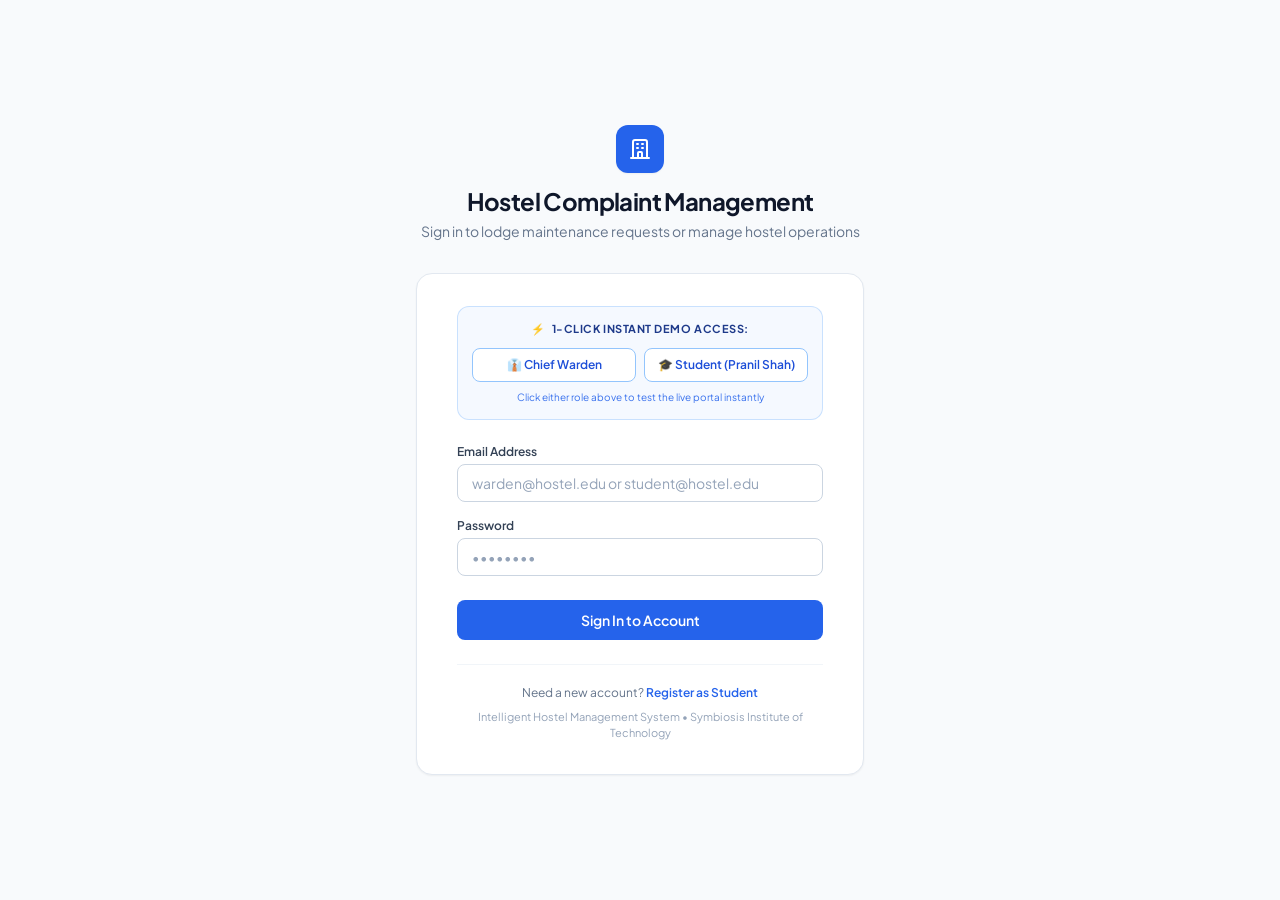
<file: index.html>
<!doctype html>
<html lang="en" class="dark">
  <head>
    <meta charset="UTF-8" />
    <link rel="icon" type="image/svg+xml" href="data:image/svg+xml,<svg xmlns='http://www.w3.org/2000/svg' viewBox='0 0 24 24' fill='%2306b6d4'><path d='M12 2L2 7l10 5 10-5-10-5zM2 17l10 5 10-5M2 12l10 5 10-5'/></svg>" />
    <link rel="preconnect" href="https://fonts.googleapis.com">
    <link rel="preconnect" href="https://fonts.gstatic.com" crossorigin>
    <!-- Distinctive Google Fonts: Plus Jakarta Sans, Space Grotesk, JetBrains Mono -->
    <link href="https://fonts.googleapis.com/css2?family=JetBrains+Mono:wght@400;500;600;700&family=Plus+Jakarta+Sans:wght@300;400;500;600;700;800&family=Space+Grotesk:wght@500;600;700&display=swap" rel="stylesheet">
    <meta name="viewport" content="width=device-width, initial-scale=1.0" />
    <title>Intelligent Hostel Complaint Command Center | Local LLM Priority Engine</title>
    <script type="module" crossorigin src="./assets/index-HeOiM8V_.js"></script>
    <link rel="stylesheet" crossorigin href="./assets/index-u2YFdBHf.css">
  </head>
  <body class="bg-[#090d16] text-slate-100 antialiased selection:bg-cyan-500 selection:text-black min-h-screen">
    <div id="root"></div>
  </body>
</html>
</file>
<file: assets/index-u2YFdBHf.css>
*,:before,:after{box-sizing:border-box;border-width:0;border-style:solid;border-color:#e5e7eb}:before,:after{--tw-content: ""}html{line-height:1.5;-webkit-text-size-adjust:100%;-moz-tab-size:4;-o-tab-size:4;tab-size:4;font-family:Plus Jakarta Sans,sans-serif;font-feature-settings:normal;font-variation-settings:normal}body{margin:0;line-height:inherit}hr{height:0;color:inherit;border-top-width:1px}abbr:where([title]){-webkit-text-decoration:underline dotted;text-decoration:underline dotted}h1,h2,h3,h4,h5,h6{font-size:inherit;font-weight:inherit}a{color:inherit;text-decoration:inherit}b,strong{font-weight:bolder}code,kbd,samp,pre{font-family:JetBrains Mono,monospace;font-feature-settings:normal;font-variation-settings:normal;font-size:1em}small{font-size:80%}sub,sup{font-size:75%;line-height:0;position:relative;vertical-align:baseline}sub{bottom:-.25em}sup{top:-.5em}table{text-indent:0;border-color:inherit;border-collapse:collapse}button,input,optgroup,select,textarea{font-family:inherit;font-feature-settings:inherit;font-variation-settings:inherit;font-size:100%;font-weight:inherit;line-height:inherit;color:inherit;margin:0;padding:0}button,select{text-transform:none}button,[type=button],[type=reset],[type=submit]{-webkit-appearance:button;background-color:transparent;background-image:none}:-moz-focusring{outline:auto}:-moz-ui-invalid{box-shadow:none}progress{vertical-align:baseline}::-webkit-inner-spin-button,::-webkit-outer-spin-button{height:auto}[type=search]{-webkit-appearance:textfield;outline-offset:-2px}::-webkit-search-decoration{-webkit-appearance:none}::-webkit-file-upload-button{-webkit-appearance:button;font:inherit}summary{display:list-item}blockquote,dl,dd,h1,h2,h3,h4,h5,h6,hr,figure,p,pre{margin:0}fieldset{margin:0;padding:0}legend{padding:0}ol,ul,menu{list-style:none;margin:0;padding:0}dialog{padding:0}textarea{resize:vertical}input::-moz-placeholder,textarea::-moz-placeholder{opacity:1;color:#9ca3af}input::placeholder,textarea::placeholder{opacity:1;color:#9ca3af}button,[role=button]{cursor:pointer}:disabled{cursor:default}img,svg,video,canvas,audio,iframe,embed,object{display:block;vertical-align:middle}img,video{max-width:100%;height:auto}[hidden]{display:none}:root{--font-sans: "Plus Jakarta Sans", -apple-system, BlinkMacSystemFont, "Segoe UI", Roboto, sans-serif;--font-display: "Plus Jakarta Sans", -apple-system, sans-serif;--font-mono: "JetBrains Mono", monospace;--bg-base: #f8fafc;--bg-card: #ffffff;--border-subtle: #e2e8f0}body{background-color:var(--bg-base);color:#1e293b;font-family:var(--font-sans);margin:0;padding:0;overflow-x:hidden;-webkit-font-smoothing:antialiased}h1,h2,h3,h4,.font-display{font-family:var(--font-display);letter-spacing:-.015em}code,pre,.font-mono{font-family:var(--font-mono)}*,:before,:after{--tw-border-spacing-x: 0;--tw-border-spacing-y: 0;--tw-translate-x: 0;--tw-translate-y: 0;--tw-rotate: 0;--tw-skew-x: 0;--tw-skew-y: 0;--tw-scale-x: 1;--tw-scale-y: 1;--tw-pan-x: ;--tw-pan-y: ;--tw-pinch-zoom: ;--tw-scroll-snap-strictness: proximity;--tw-gradient-from-position: ;--tw-gradient-via-position: ;--tw-gradient-to-position: ;--tw-ordinal: ;--tw-slashed-zero: ;--tw-numeric-figure: ;--tw-numeric-spacing: ;--tw-numeric-fraction: ;--tw-ring-inset: ;--tw-ring-offset-width: 0px;--tw-ring-offset-color: #fff;--tw-ring-color: rgb(59 130 246 / .5);--tw-ring-offset-shadow: 0 0 #0000;--tw-ring-shadow: 0 0 #0000;--tw-shadow: 0 0 #0000;--tw-shadow-colored: 0 0 #0000;--tw-blur: ;--tw-brightness: ;--tw-contrast: ;--tw-grayscale: ;--tw-hue-rotate: ;--tw-invert: ;--tw-saturate: ;--tw-sepia: ;--tw-drop-shadow: ;--tw-backdrop-blur: ;--tw-backdrop-brightness: ;--tw-backdrop-contrast: ;--tw-backdrop-grayscale: ;--tw-backdrop-hue-rotate: ;--tw-backdrop-invert: ;--tw-backdrop-opacity: ;--tw-backdrop-saturate: ;--tw-backdrop-sepia: }::backdrop{--tw-border-spacing-x: 0;--tw-border-spacing-y: 0;--tw-translate-x: 0;--tw-translate-y: 0;--tw-rotate: 0;--tw-skew-x: 0;--tw-skew-y: 0;--tw-scale-x: 1;--tw-scale-y: 1;--tw-pan-x: ;--tw-pan-y: ;--tw-pinch-zoom: ;--tw-scroll-snap-strictness: proximity;--tw-gradient-from-position: ;--tw-gradient-via-position: ;--tw-gradient-to-position: ;--tw-ordinal: ;--tw-slashed-zero: ;--tw-numeric-figure: ;--tw-numeric-spacing: ;--tw-numeric-fraction: ;--tw-ring-inset: ;--tw-ring-offset-width: 0px;--tw-ring-offset-color: #fff;--tw-ring-color: rgb(59 130 246 / .5);--tw-ring-offset-shadow: 0 0 #0000;--tw-ring-shadow: 0 0 #0000;--tw-shadow: 0 0 #0000;--tw-shadow-colored: 0 0 #0000;--tw-blur: ;--tw-brightness: ;--tw-contrast: ;--tw-grayscale: ;--tw-hue-rotate: ;--tw-invert: ;--tw-saturate: ;--tw-sepia: ;--tw-drop-shadow: ;--tw-backdrop-blur: ;--tw-backdrop-brightness: ;--tw-backdrop-contrast: ;--tw-backdrop-grayscale: ;--tw-backdrop-hue-rotate: ;--tw-backdrop-invert: ;--tw-backdrop-opacity: ;--tw-backdrop-saturate: ;--tw-backdrop-sepia: }.collapse{visibility:collapse}.fixed{position:fixed}.absolute{position:absolute}.relative{position:relative}.sticky{position:sticky}.inset-0{top:0;right:0;bottom:0;left:0}.left-3{left:.75rem}.top-0{top:0}.top-2{top:.5rem}.top-2\.5{top:.625rem}.z-50{z-index:50}.mx-auto{margin-left:auto;margin-right:auto}.my-4{margin-top:1rem;margin-bottom:1rem}.my-6{margin-top:1.5rem;margin-bottom:1.5rem}.my-8{margin-top:2rem;margin-bottom:2rem}.mb-1{margin-bottom:.25rem}.mb-1\.5{margin-bottom:.375rem}.mb-2{margin-bottom:.5rem}.mb-2\.5{margin-bottom:.625rem}.mb-3{margin-bottom:.75rem}.mb-4{margin-bottom:1rem}.mb-6{margin-bottom:1.5rem}.mr-1{margin-right:.25rem}.mt-0{margin-top:0}.mt-0\.5{margin-top:.125rem}.mt-1{margin-top:.25rem}.mt-1\.5{margin-top:.375rem}.mt-2{margin-top:.5rem}.mt-6{margin-top:1.5rem}.mt-8{margin-top:2rem}.block{display:block}.flex{display:flex}.inline-flex{display:inline-flex}.table{display:table}.grid{display:grid}.hidden{display:none}.h-1{height:.25rem}.h-1\.5{height:.375rem}.h-12{height:3rem}.h-14{height:3.5rem}.h-16{height:4rem}.h-2{height:.5rem}.h-4{height:1rem}.h-5{height:1.25rem}.h-6{height:1.5rem}.h-9{height:2.25rem}.h-full{height:100%}.max-h-48{max-height:12rem}.max-h-52{max-height:13rem}.max-h-56{max-height:14rem}.max-h-64{max-height:16rem}.max-h-\[65vh\]{max-height:65vh}.max-h-\[70vh\]{max-height:70vh}.min-h-screen{min-height:100vh}.w-12{width:3rem}.w-14{width:3.5rem}.w-2{width:.5rem}.w-28{width:7rem}.w-4{width:1rem}.w-5{width:1.25rem}.w-6{width:1.5rem}.w-9{width:2.25rem}.w-auto{width:auto}.w-full{width:100%}.max-w-2xl{max-width:42rem}.max-w-3xl{max-width:48rem}.max-w-5xl{max-width:64rem}.max-w-7xl{max-width:80rem}.max-w-\[200px\]{max-width:200px}.max-w-lg{max-width:32rem}.max-w-md{max-width:28rem}.flex-1{flex:1 1 0%}@keyframes pulse{50%{opacity:.5}}.animate-pulse{animation:pulse 2s cubic-bezier(.4,0,.6,1) infinite}@keyframes spin{to{transform:rotate(360deg)}}.animate-spin{animation:spin 1s linear infinite}.cursor-pointer{cursor:pointer}.grid-cols-1{grid-template-columns:repeat(1,minmax(0,1fr))}.grid-cols-2{grid-template-columns:repeat(2,minmax(0,1fr))}.grid-cols-4{grid-template-columns:repeat(4,minmax(0,1fr))}.flex-col{flex-direction:column}.flex-wrap{flex-wrap:wrap}.items-start{align-items:flex-start}.items-center{align-items:center}.justify-end{justify-content:flex-end}.justify-center{justify-content:center}.justify-between{justify-content:space-between}.gap-1{gap:.25rem}.gap-1\.5{gap:.375rem}.gap-2{gap:.5rem}.gap-2\.5{gap:.625rem}.gap-3{gap:.75rem}.gap-4{gap:1rem}.gap-8{gap:2rem}.space-y-1>:not([hidden])~:not([hidden]){--tw-space-y-reverse: 0;margin-top:calc(.25rem * calc(1 - var(--tw-space-y-reverse)));margin-bottom:calc(.25rem * var(--tw-space-y-reverse))}.space-y-1\.5>:not([hidden])~:not([hidden]){--tw-space-y-reverse: 0;margin-top:calc(.375rem * calc(1 - var(--tw-space-y-reverse)));margin-bottom:calc(.375rem * var(--tw-space-y-reverse))}.space-y-2>:not([hidden])~:not([hidden]){--tw-space-y-reverse: 0;margin-top:calc(.5rem * calc(1 - var(--tw-space-y-reverse)));margin-bottom:calc(.5rem * var(--tw-space-y-reverse))}.space-y-3>:not([hidden])~:not([hidden]){--tw-space-y-reverse: 0;margin-top:calc(.75rem * calc(1 - var(--tw-space-y-reverse)));margin-bottom:calc(.75rem * var(--tw-space-y-reverse))}.space-y-4>:not([hidden])~:not([hidden]){--tw-space-y-reverse: 0;margin-top:calc(1rem * calc(1 - var(--tw-space-y-reverse)));margin-bottom:calc(1rem * var(--tw-space-y-reverse))}.space-y-6>:not([hidden])~:not([hidden]){--tw-space-y-reverse: 0;margin-top:calc(1.5rem * calc(1 - var(--tw-space-y-reverse)));margin-bottom:calc(1.5rem * var(--tw-space-y-reverse))}.overflow-auto{overflow:auto}.overflow-hidden{overflow:hidden}.overflow-x-auto{overflow-x:auto}.truncate{overflow:hidden;text-overflow:ellipsis;white-space:nowrap}.rounded{border-radius:.25rem}.rounded-2xl{border-radius:1rem}.rounded-full{border-radius:9999px}.rounded-lg{border-radius:.5rem}.rounded-md{border-radius:.375rem}.rounded-xl{border-radius:.75rem}.border{border-width:1px}.border-2{border-width:2px}.border-b{border-bottom-width:1px}.border-l-4{border-left-width:4px}.border-t{border-top-width:1px}.border-dashed{border-style:dashed}.border-amber-200{--tw-border-opacity: 1;border-color:rgb(253 230 138 / var(--tw-border-opacity))}.border-blue-200{--tw-border-opacity: 1;border-color:rgb(191 219 254 / var(--tw-border-opacity))}.border-blue-200\/80{border-color:#bfdbfecc}.border-blue-300{--tw-border-opacity: 1;border-color:rgb(147 197 253 / var(--tw-border-opacity))}.border-blue-600{--tw-border-opacity: 1;border-color:rgb(37 99 235 / var(--tw-border-opacity))}.border-emerald-200{--tw-border-opacity: 1;border-color:rgb(167 243 208 / var(--tw-border-opacity))}.border-indigo-200{--tw-border-opacity: 1;border-color:rgb(199 210 254 / var(--tw-border-opacity))}.border-purple-200{--tw-border-opacity: 1;border-color:rgb(233 213 255 / var(--tw-border-opacity))}.border-red-200{--tw-border-opacity: 1;border-color:rgb(254 202 202 / var(--tw-border-opacity))}.border-slate-100{--tw-border-opacity: 1;border-color:rgb(241 245 249 / var(--tw-border-opacity))}.border-slate-200{--tw-border-opacity: 1;border-color:rgb(226 232 240 / var(--tw-border-opacity))}.border-slate-300{--tw-border-opacity: 1;border-color:rgb(203 213 225 / var(--tw-border-opacity))}.border-l-amber-500{--tw-border-opacity: 1;border-left-color:rgb(245 158 11 / var(--tw-border-opacity))}.border-l-blue-500{--tw-border-opacity: 1;border-left-color:rgb(59 130 246 / var(--tw-border-opacity))}.border-l-red-600{--tw-border-opacity: 1;border-left-color:rgb(220 38 38 / var(--tw-border-opacity))}.border-l-slate-400{--tw-border-opacity: 1;border-left-color:rgb(148 163 184 / var(--tw-border-opacity))}.bg-\[\#090d16\]{--tw-bg-opacity: 1;background-color:rgb(9 13 22 / var(--tw-bg-opacity))}.bg-amber-50{--tw-bg-opacity: 1;background-color:rgb(255 251 235 / var(--tw-bg-opacity))}.bg-amber-50\/70{background-color:#fffbebb3}.bg-amber-500{--tw-bg-opacity: 1;background-color:rgb(245 158 11 / var(--tw-bg-opacity))}.bg-black{--tw-bg-opacity: 1;background-color:rgb(0 0 0 / var(--tw-bg-opacity))}.bg-black\/50{background-color:#00000080}.bg-black\/60{background-color:#0009}.bg-blue-100{--tw-bg-opacity: 1;background-color:rgb(219 234 254 / var(--tw-bg-opacity))}.bg-blue-50{--tw-bg-opacity: 1;background-color:rgb(239 246 255 / var(--tw-bg-opacity))}.bg-blue-50\/60{background-color:#eff6ff99}.bg-blue-500{--tw-bg-opacity: 1;background-color:rgb(59 130 246 / var(--tw-bg-opacity))}.bg-blue-600{--tw-bg-opacity: 1;background-color:rgb(37 99 235 / var(--tw-bg-opacity))}.bg-emerald-50{--tw-bg-opacity: 1;background-color:rgb(236 253 245 / var(--tw-bg-opacity))}.bg-emerald-500{--tw-bg-opacity: 1;background-color:rgb(16 185 129 / var(--tw-bg-opacity))}.bg-emerald-600{--tw-bg-opacity: 1;background-color:rgb(5 150 105 / var(--tw-bg-opacity))}.bg-indigo-50{--tw-bg-opacity: 1;background-color:rgb(238 242 255 / var(--tw-bg-opacity))}.bg-purple-100{--tw-bg-opacity: 1;background-color:rgb(243 232 255 / var(--tw-bg-opacity))}.bg-red-50{--tw-bg-opacity: 1;background-color:rgb(254 242 242 / var(--tw-bg-opacity))}.bg-red-600{--tw-bg-opacity: 1;background-color:rgb(220 38 38 / var(--tw-bg-opacity))}.bg-slate-100{--tw-bg-opacity: 1;background-color:rgb(241 245 249 / var(--tw-bg-opacity))}.bg-slate-200{--tw-bg-opacity: 1;background-color:rgb(226 232 240 / var(--tw-bg-opacity))}.bg-slate-400{--tw-bg-opacity: 1;background-color:rgb(148 163 184 / var(--tw-bg-opacity))}.bg-slate-50{--tw-bg-opacity: 1;background-color:rgb(248 250 252 / var(--tw-bg-opacity))}.bg-slate-50\/50{background-color:#f8fafc80}.bg-slate-900{--tw-bg-opacity: 1;background-color:rgb(15 23 42 / var(--tw-bg-opacity))}.bg-slate-900\/20{background-color:#0f172a33}.bg-white{--tw-bg-opacity: 1;background-color:rgb(255 255 255 / var(--tw-bg-opacity))}.object-contain{-o-object-fit:contain;object-fit:contain}.p-1{padding:.25rem}.p-1\.5{padding:.375rem}.p-2{padding:.5rem}.p-2\.5{padding:.625rem}.p-3{padding:.75rem}.p-3\.5{padding:.875rem}.p-4{padding:1rem}.p-5{padding:1.25rem}.p-6{padding:1.5rem}.p-8{padding:2rem}.px-1{padding-left:.25rem;padding-right:.25rem}.px-1\.5{padding-left:.375rem;padding-right:.375rem}.px-2{padding-left:.5rem;padding-right:.5rem}.px-2\.5{padding-left:.625rem;padding-right:.625rem}.px-3{padding-left:.75rem;padding-right:.75rem}.px-3\.5{padding-left:.875rem;padding-right:.875rem}.px-4{padding-left:1rem;padding-right:1rem}.px-6{padding-left:1.5rem;padding-right:1.5rem}.py-0{padding-top:0;padding-bottom:0}.py-0\.5{padding-top:.125rem;padding-bottom:.125rem}.py-1{padding-top:.25rem;padding-bottom:.25rem}.py-1\.5{padding-top:.375rem;padding-bottom:.375rem}.py-10{padding-top:2.5rem;padding-bottom:2.5rem}.py-12{padding-top:3rem;padding-bottom:3rem}.py-16{padding-top:4rem;padding-bottom:4rem}.py-2{padding-top:.5rem;padding-bottom:.5rem}.py-2\.5{padding-top:.625rem;padding-bottom:.625rem}.py-20{padding-top:5rem;padding-bottom:5rem}.py-8{padding-top:2rem;padding-bottom:2rem}.pb-16{padding-bottom:4rem}.pb-2{padding-bottom:.5rem}.pb-3{padding-bottom:.75rem}.pb-6{padding-bottom:1.5rem}.pl-9{padding-left:2.25rem}.pr-4{padding-right:1rem}.pt-1{padding-top:.25rem}.pt-2{padding-top:.5rem}.pt-3{padding-top:.75rem}.pt-4{padding-top:1rem}.pt-5{padding-top:1.25rem}.pt-6{padding-top:1.5rem}.text-center{text-align:center}.text-right{text-align:right}.font-mono{font-family:JetBrains Mono,monospace}.text-2xl{font-size:1.5rem;line-height:2rem}.text-3xl{font-size:1.875rem;line-height:2.25rem}.text-\[10px\]{font-size:10px}.text-\[11px\]{font-size:11px}.text-base{font-size:1rem;line-height:1.5rem}.text-sm{font-size:.875rem;line-height:1.25rem}.text-xl{font-size:1.25rem;line-height:1.75rem}.text-xs{font-size:.75rem;line-height:1rem}.font-bold{font-weight:700}.font-medium{font-weight:500}.font-normal{font-weight:400}.font-semibold{font-weight:600}.uppercase{text-transform:uppercase}.capitalize{text-transform:capitalize}.leading-normal{line-height:1.5}.leading-relaxed{line-height:1.625}.tracking-tight{letter-spacing:-.025em}.tracking-wider{letter-spacing:.05em}.text-amber-700{--tw-text-opacity: 1;color:rgb(180 83 9 / var(--tw-text-opacity))}.text-amber-800{--tw-text-opacity: 1;color:rgb(146 64 14 / var(--tw-text-opacity))}.text-amber-900{--tw-text-opacity: 1;color:rgb(120 53 15 / var(--tw-text-opacity))}.text-blue-600{--tw-text-opacity: 1;color:rgb(37 99 235 / var(--tw-text-opacity))}.text-blue-600\/90{color:#2563ebe6}.text-blue-700{--tw-text-opacity: 1;color:rgb(29 78 216 / var(--tw-text-opacity))}.text-blue-800{--tw-text-opacity: 1;color:rgb(30 64 175 / var(--tw-text-opacity))}.text-blue-900{--tw-text-opacity: 1;color:rgb(30 58 138 / var(--tw-text-opacity))}.text-emerald-600{--tw-text-opacity: 1;color:rgb(5 150 105 / var(--tw-text-opacity))}.text-emerald-700{--tw-text-opacity: 1;color:rgb(4 120 87 / var(--tw-text-opacity))}.text-indigo-600{--tw-text-opacity: 1;color:rgb(79 70 229 / var(--tw-text-opacity))}.text-indigo-700{--tw-text-opacity: 1;color:rgb(67 56 202 / var(--tw-text-opacity))}.text-purple-700{--tw-text-opacity: 1;color:rgb(126 34 206 / var(--tw-text-opacity))}.text-red-600{--tw-text-opacity: 1;color:rgb(220 38 38 / var(--tw-text-opacity))}.text-red-700{--tw-text-opacity: 1;color:rgb(185 28 28 / var(--tw-text-opacity))}.text-slate-100{--tw-text-opacity: 1;color:rgb(241 245 249 / var(--tw-text-opacity))}.text-slate-400{--tw-text-opacity: 1;color:rgb(148 163 184 / var(--tw-text-opacity))}.text-slate-500{--tw-text-opacity: 1;color:rgb(100 116 139 / var(--tw-text-opacity))}.text-slate-600{--tw-text-opacity: 1;color:rgb(71 85 105 / var(--tw-text-opacity))}.text-slate-700{--tw-text-opacity: 1;color:rgb(51 65 85 / var(--tw-text-opacity))}.text-slate-800{--tw-text-opacity: 1;color:rgb(30 41 59 / var(--tw-text-opacity))}.text-slate-900{--tw-text-opacity: 1;color:rgb(15 23 42 / var(--tw-text-opacity))}.text-white{--tw-text-opacity: 1;color:rgb(255 255 255 / var(--tw-text-opacity))}.underline{text-decoration-line:underline}.antialiased{-webkit-font-smoothing:antialiased;-moz-osx-font-smoothing:grayscale}.placeholder-slate-400::-moz-placeholder{--tw-placeholder-opacity: 1;color:rgb(148 163 184 / var(--tw-placeholder-opacity))}.placeholder-slate-400::placeholder{--tw-placeholder-opacity: 1;color:rgb(148 163 184 / var(--tw-placeholder-opacity))}.opacity-0{opacity:0}.opacity-75{opacity:.75}.shadow-sm{--tw-shadow: 0 1px 2px 0 rgb(0 0 0 / .05);--tw-shadow-colored: 0 1px 2px 0 var(--tw-shadow-color);box-shadow:var(--tw-ring-offset-shadow, 0 0 #0000),var(--tw-ring-shadow, 0 0 #0000),var(--tw-shadow)}.shadow-xl{--tw-shadow: 0 20px 25px -5px rgb(0 0 0 / .1), 0 8px 10px -6px rgb(0 0 0 / .1);--tw-shadow-colored: 0 20px 25px -5px var(--tw-shadow-color), 0 8px 10px -6px var(--tw-shadow-color);box-shadow:var(--tw-ring-offset-shadow, 0 0 #0000),var(--tw-ring-shadow, 0 0 #0000),var(--tw-shadow)}.filter{filter:var(--tw-blur) var(--tw-brightness) var(--tw-contrast) var(--tw-grayscale) var(--tw-hue-rotate) var(--tw-invert) var(--tw-saturate) var(--tw-sepia) var(--tw-drop-shadow)}.transition-all{transition-property:all;transition-timing-function:cubic-bezier(.4,0,.2,1);transition-duration:.15s}.transition-colors{transition-property:color,background-color,border-color,text-decoration-color,fill,stroke;transition-timing-function:cubic-bezier(.4,0,.2,1);transition-duration:.15s}.transition-opacity{transition-property:opacity;transition-timing-function:cubic-bezier(.4,0,.2,1);transition-duration:.15s}.card-hover-lift{transition:transform .14s ease,box-shadow .14s ease,border-color .14s ease}.card-hover-lift:hover{transform:translateY(-1px);box-shadow:0 4px 12px -2px #0f172a14,0 2px 4px -2px #0f172a0a}.btn-interactive{transition:all .12s ease}.btn-interactive:active{transform:scale(.98)}::-webkit-scrollbar{width:6px;height:6px}::-webkit-scrollbar-track{background:#f1f5f9}::-webkit-scrollbar-thumb{background:#cbd5e1;border-radius:3px}::-webkit-scrollbar-thumb:hover{background:#94a3b8}.selection\:bg-cyan-500 *::-moz-selection{--tw-bg-opacity: 1;background-color:rgb(6 182 212 / var(--tw-bg-opacity))}.selection\:bg-cyan-500 *::selection{--tw-bg-opacity: 1;background-color:rgb(6 182 212 / var(--tw-bg-opacity))}.selection\:text-black *::-moz-selection{--tw-text-opacity: 1;color:rgb(0 0 0 / var(--tw-text-opacity))}.selection\:text-black *::selection{--tw-text-opacity: 1;color:rgb(0 0 0 / var(--tw-text-opacity))}.selection\:bg-cyan-500::-moz-selection{--tw-bg-opacity: 1;background-color:rgb(6 182 212 / var(--tw-bg-opacity))}.selection\:bg-cyan-500::selection{--tw-bg-opacity: 1;background-color:rgb(6 182 212 / var(--tw-bg-opacity))}.selection\:text-black::-moz-selection{--tw-text-opacity: 1;color:rgb(0 0 0 / var(--tw-text-opacity))}.selection\:text-black::selection{--tw-text-opacity: 1;color:rgb(0 0 0 / var(--tw-text-opacity))}.hover\:border-blue-500:hover{--tw-border-opacity: 1;border-color:rgb(59 130 246 / var(--tw-border-opacity))}.hover\:bg-blue-100:hover{--tw-bg-opacity: 1;background-color:rgb(219 234 254 / var(--tw-bg-opacity))}.hover\:bg-blue-50:hover{--tw-bg-opacity: 1;background-color:rgb(239 246 255 / var(--tw-bg-opacity))}.hover\:bg-blue-50\/30:hover{background-color:#eff6ff4d}.hover\:bg-blue-700:hover{--tw-bg-opacity: 1;background-color:rgb(29 78 216 / var(--tw-bg-opacity))}.hover\:bg-emerald-700:hover{--tw-bg-opacity: 1;background-color:rgb(4 120 87 / var(--tw-bg-opacity))}.hover\:bg-indigo-100:hover{--tw-bg-opacity: 1;background-color:rgb(224 231 255 / var(--tw-bg-opacity))}.hover\:bg-red-50:hover{--tw-bg-opacity: 1;background-color:rgb(254 242 242 / var(--tw-bg-opacity))}.hover\:bg-slate-100:hover{--tw-bg-opacity: 1;background-color:rgb(241 245 249 / var(--tw-bg-opacity))}.hover\:bg-slate-200:hover{--tw-bg-opacity: 1;background-color:rgb(226 232 240 / var(--tw-bg-opacity))}.hover\:bg-slate-50:hover{--tw-bg-opacity: 1;background-color:rgb(248 250 252 / var(--tw-bg-opacity))}.hover\:text-blue-500:hover{--tw-text-opacity: 1;color:rgb(59 130 246 / var(--tw-text-opacity))}.hover\:text-blue-700:hover{--tw-text-opacity: 1;color:rgb(29 78 216 / var(--tw-text-opacity))}.hover\:text-red-600:hover{--tw-text-opacity: 1;color:rgb(220 38 38 / var(--tw-text-opacity))}.hover\:text-red-700:hover{--tw-text-opacity: 1;color:rgb(185 28 28 / var(--tw-text-opacity))}.hover\:text-slate-700:hover{--tw-text-opacity: 1;color:rgb(51 65 85 / var(--tw-text-opacity))}.hover\:text-slate-800:hover{--tw-text-opacity: 1;color:rgb(30 41 59 / var(--tw-text-opacity))}.hover\:text-slate-900:hover{--tw-text-opacity: 1;color:rgb(15 23 42 / var(--tw-text-opacity))}.focus\:border-blue-600:focus{--tw-border-opacity: 1;border-color:rgb(37 99 235 / var(--tw-border-opacity))}.focus\:border-transparent:focus{border-color:transparent}.focus\:outline-none:focus{outline:2px solid transparent;outline-offset:2px}.focus\:ring-2:focus{--tw-ring-offset-shadow: var(--tw-ring-inset) 0 0 0 var(--tw-ring-offset-width) var(--tw-ring-offset-color);--tw-ring-shadow: var(--tw-ring-inset) 0 0 0 calc(2px + var(--tw-ring-offset-width)) var(--tw-ring-color);box-shadow:var(--tw-ring-offset-shadow),var(--tw-ring-shadow),var(--tw-shadow, 0 0 #0000)}.focus\:ring-blue-500:focus{--tw-ring-opacity: 1;--tw-ring-color: rgb(59 130 246 / var(--tw-ring-opacity))}.focus\:ring-blue-500\/20:focus{--tw-ring-color: rgb(59 130 246 / .2)}.focus\:ring-offset-2:focus{--tw-ring-offset-width: 2px}.disabled\:opacity-50:disabled{opacity:.5}.group:hover .group-hover\:opacity-100{opacity:1}@media (min-width: 640px){.sm\:mx-auto{margin-left:auto;margin-right:auto}.sm\:block{display:block}.sm\:w-full{width:100%}.sm\:max-w-\[260px\]{max-width:260px}.sm\:max-w-md{max-width:28rem}.sm\:grid-cols-2{grid-template-columns:repeat(2,minmax(0,1fr))}.sm\:flex-row{flex-direction:row}.sm\:items-center{align-items:center}.sm\:p-6{padding:1.5rem}.sm\:p-7{padding:1.75rem}.sm\:px-10{padding-left:2.5rem;padding-right:2.5rem}.sm\:px-6{padding-left:1.5rem;padding-right:1.5rem}.sm\:text-3xl{font-size:1.875rem;line-height:2.25rem}.sm\:text-sm{font-size:.875rem;line-height:1.25rem}}@media (min-width: 768px){.md\:flex{display:flex}.md\:flex-row{flex-direction:row}.md\:items-center{align-items:center}}@media (min-width: 1024px){.lg\:col-span-5{grid-column:span 5 / span 5}.lg\:col-span-7{grid-column:span 7 / span 7}.lg\:flex{display:flex}.lg\:grid-cols-12{grid-template-columns:repeat(12,minmax(0,1fr))}.lg\:grid-cols-4{grid-template-columns:repeat(4,minmax(0,1fr))}.lg\:flex-row{flex-direction:row}.lg\:flex-col{flex-direction:column}.lg\:items-start{align-items:flex-start}.lg\:items-end{align-items:flex-end}.lg\:justify-start{justify-content:flex-start}.lg\:border-t-0{border-top-width:0px}.lg\:px-8{padding-left:2rem;padding-right:2rem}.lg\:pt-0{padding-top:0}}
</file>
